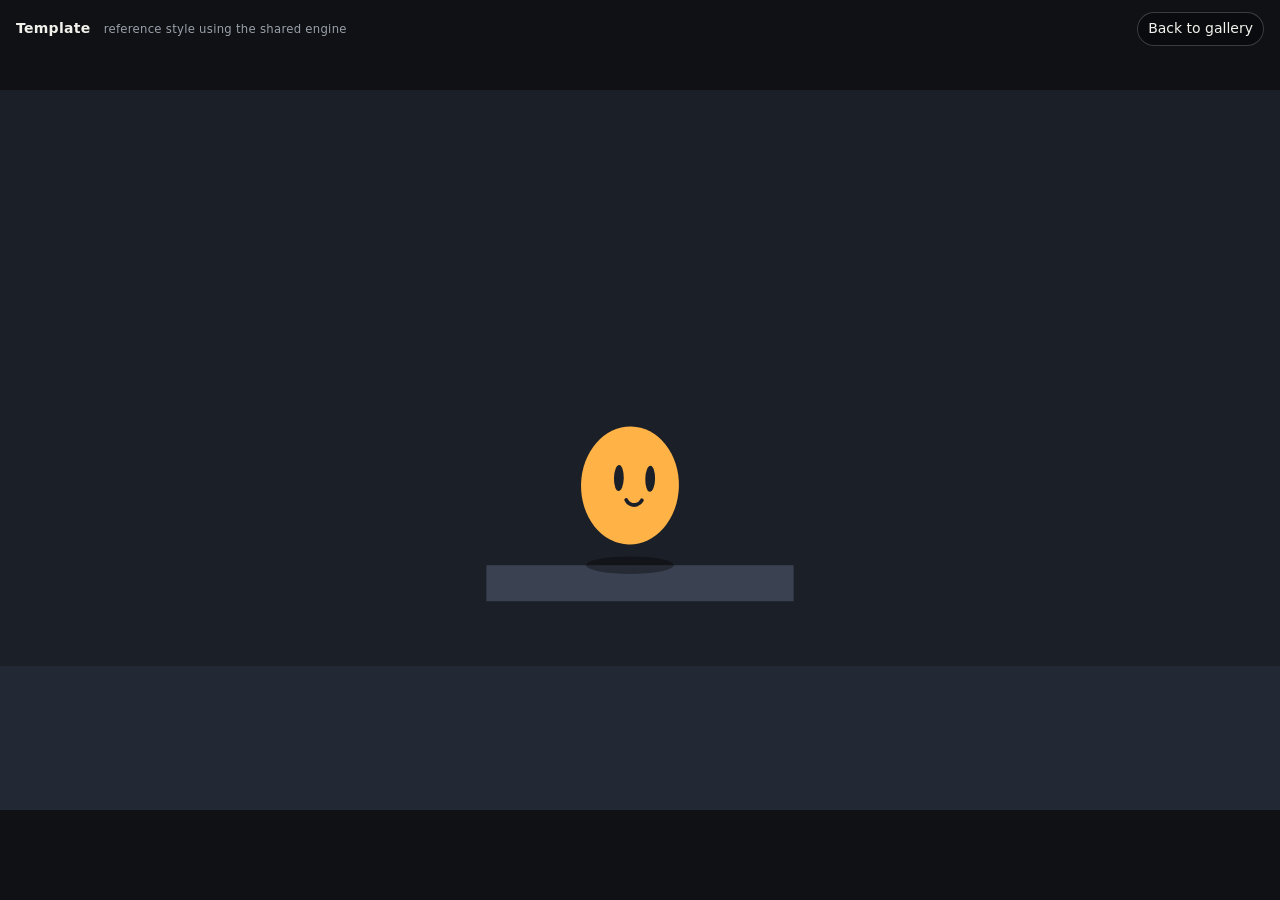
<file: skills/video-like-peter/styles/_engine/template.html>
<!doctype html>
<html lang="en">
<head>
<meta charset="utf-8">
<meta name="viewport" content="width=device-width, initial-scale=1">
<title>Style Template</title>
<link rel="icon" href="data:,">
<style>
  :root {
    --bg: #0f1115;
    --ink: #f2f1ec;
    --muted: #9aa0aa;
    --stage: #1b1f27;
  }
  * { box-sizing: border-box; }
  html, body { margin: 0; height: 100%; background: var(--bg); color: var(--ink);
    font: 14px/1.4 system-ui, -apple-system, "Segoe UI", sans-serif; }
  body { display: grid; place-items: center; overflow: hidden; }
  /* Full bleed 16:9, letterboxed to fit any viewport. */
  .stage { position: relative; width: min(100vw, calc(100vh * 16 / 9)); aspect-ratio: 16 / 9;
    background: var(--stage); }
  .stage canvas { position: absolute; inset: 0; width: 100%; height: 100%; display: block; }
  .bar { position: fixed; left: 16px; right: 16px; top: 12px; display: flex; justify-content: space-between;
    align-items: center; gap: 12px; pointer-events: none; z-index: 2; }
  .bar > * { pointer-events: auto; }
  .label { font-weight: 600; letter-spacing: 0.02em; }
  .label small { color: var(--muted); font-weight: 400; margin-left: 8px; }
  a { color: var(--ink); text-decoration: none; border: 1px solid #ffffff33; padding: 6px 10px; border-radius: 999px;
    background: #00000055; }
  a:hover { border-color: #ffffff88; }
</style>
</head>
<body>
  <div class="bar">
    <div class="label">Template <small>reference style using the shared engine</small></div>
    <a href="../index.html">Back to gallery</a>
  </div>
  <div class="stage" id="stage"></div>

<script type="module">
  // Path works both here (_engine/template.html) and in a copied style folder (styles/<name>/index.html).
  import { mount } from '../_engine/stage.js';
  import { DURATION, TITLE, LAYOUT, pose, toPx, titleState, letterReveal, face, ease, impactPulse }
    from '../_engine/scene.js';

  const INK = '#f2f1ec', ACCENT = '#ffb347', SHADOW = 'rgba(0,0,0,0.35)', PLAT = '#3a4150';

  function render(t, ctx) {
    const { g, w: W, h: H } = ctx;
    g.clearRect(0, 0, W, H);
    g.fillStyle = '#1b1f27';
    g.fillRect(0, 0, W, H);

    // Floor + platform
    g.fillStyle = '#232835';
    g.fillRect(0, LAYOUT.groundY * H, W, H);
    const P = LAYOUT.platform;
    const pw = P.w * W, ph = P.h * H;
    g.fillStyle = PLAT;
    g.fillRect(P.x * W - pw / 2, P.y * H, pw, ph);

    // Title: per letter rise + fade, timing from scene.js
    const ts = titleState(t);
    if (ts.visible) {
      const size = LAYOUT.titleSize * H;
      g.font = `700 ${size}px system-ui, sans-serif`;
      g.textBaseline = 'middle';
      const chars = [...TITLE];
      const widths = chars.map((c) => g.measureText(c).width);
      let x = W / 2 - widths.reduce((a, b) => a + b, 0) / 2;
      chars.forEach((c, i) => {
        const u = ease.outBack(letterReveal(t, i, chars.length));
        g.globalAlpha = Math.min(1, u) * (1 - ts.outP);
        g.fillStyle = INK;
        g.fillText(c, x, LAYOUT.titleY * H + (1 - u) * size * 0.6 - ts.outP * size * 0.3);
        x += widths[i];
      });
      g.globalAlpha = 1;
    }

    // Character
    const p = pose(t);
    if (!p.visible) return;
    const q = toPx(p, W, H);
    // contact shadow shrinks while airborne
    const sh = Math.max(0.25, 1 - p.air * 3);
    const floorY = p.onPlatform || (p.airborne && p.x > P.x - P.w / 2 && p.x < P.x + P.w / 2 && p.y <= P.y + 0.001)
      ? P.y * H : LAYOUT.groundY * H;
    g.fillStyle = SHADOW;
    g.beginPath();
    g.ellipse(q.x, floorY, q.r * 0.9 * sh, q.r * 0.18 * sh, 0, 0, Math.PI * 2);
    g.fill();

    g.save();
    g.translate(q.cx, q.cy);
    g.rotate(p.rot);
    g.fillStyle = ACCENT;
    g.beginPath();
    g.ellipse(0, 0, q.rx, q.ry, 0, 0, Math.PI * 2);
    g.fill();
    // face
    const f = face(t);
    const eyeH = q.ry * 0.22 * (1 - f.blink * 0.9);
    g.fillStyle = '#1b1f27';
    for (const dx of [-0.32, 0.32]) {
      g.beginPath();
      g.ellipse(q.rx * (dx + f.look * 0.15), -q.ry * (0.12 + f.lookUp * 0.15), q.rx * 0.1, eyeH, 0, 0, Math.PI * 2);
      g.fill();
    }
    g.strokeStyle = '#1b1f27';
    g.lineWidth = Math.max(1.5, q.r * 0.07);
    g.lineCap = 'round';
    g.beginPath();
    g.arc(q.rx * f.look * 0.15, q.ry * 0.18, q.rx * (0.18 + f.smile * 0.12), 0.15 * Math.PI, 0.85 * Math.PI);
    g.stroke();
    g.restore();

    // impact flash ring
    const pulse = impactPulse(t);
    if (pulse > 0) {
      g.strokeStyle = `rgba(255,179,71,${pulse * 0.6})`;
      g.lineWidth = 2;
      g.beginPath();
      g.ellipse(q.x, floorY, q.r * (2 - pulse), q.r * 0.3 * (2 - pulse), 0, 0, Math.PI * 2);
      g.stroke();
    }
  }

  const stage = mount({ container: document.getElementById('stage'), duration: DURATION, render });
  // Click toggles play/pause (handy when inspecting a style).
  document.getElementById('stage').addEventListener('click', () => stage.toggle());
</script>
</body>
</html>
</file>
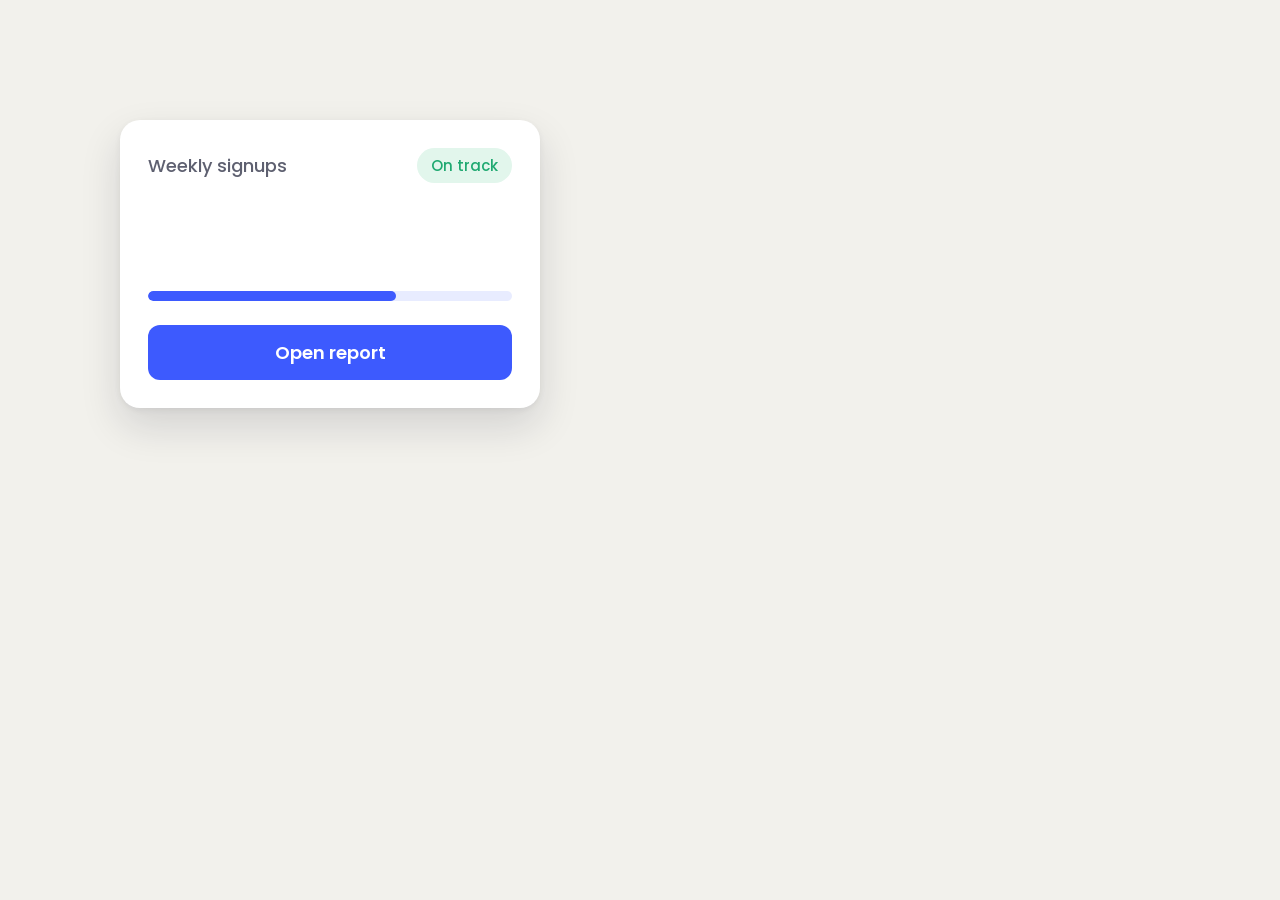
<file: skills/video-like-peter/template/ui/components.html>
<!doctype html>
<html>
<head>
<meta charset="utf-8">
<title>UI kit for the film</title>
<link rel="stylesheet" href="tokens.css">
<style>
  /* layout of the sheet only: components sit far enough apart that their capture margins do not overlap */
  body { margin: 0; padding: 120px; font-family: var(--font); color: var(--ink); background: var(--page); }
  .sheet { display: flex; flex-wrap: wrap; gap: 160px; align-items: flex-start; }

  /* ---- card-demo: a small task card with a status chip, a value slot and a button */
  .card-demo { width: 420px; box-sizing: border-box; padding: 28px; border-radius: var(--radius);
    background: var(--white); box-shadow: var(--shadow); }
  .card-demo .row { display: flex; align-items: center; justify-content: space-between; }
  .card-demo .label { font-size: 18px; font-weight: 500; color: var(--muted); }
  .card-demo .chip { font-size: 15px; font-weight: 500; padding: 6px 14px; border-radius: 999px;
    background: var(--success-soft); color: var(--success); }
  .card-demo .value { height: 72px; margin: 14px 0 22px; font-size: 56px; font-weight: 700; line-height: 72px; color: var(--ink); }
  .card-demo .bar { height: 10px; border-radius: 5px; background: var(--accent-soft); overflow: hidden; margin-bottom: 24px; }
  .card-demo .bar i { display: block; width: 68%; height: 100%; background: var(--accent); border-radius: 5px; }
  .card-demo button { font: 600 18px var(--font); color: var(--white); background: var(--accent); border: 0;
    border-radius: 12px; padding: 14px 22px; width: 100%; }
</style>
</head>
<!-- Every element with data-name is one component, captured on its own to film/assets/ui/<name>.png at 3x with
     transparency (tools/ui/capture.sh). Elements with data-anchor inside it become named points in
     film/assets/ui/manifest.json (component coordinates, CSS px, top left origin); data-slot marks an EMPTY text
     slot that the film fills (a counter, typed text), and its font is recorded so the film can match it.
     data-pad on a component sets its capture margin in CSS px (room for the CSS shadow).
     Rules: rebuild the screens you need as your own HTML and CSS in your design tokens. Never paste screenshots
     of a live site. Use a made up demo company and placeholder data; leave numbers that animate as empty slots. -->
<body>
<div class="sheet">

<div data-name="card-demo" data-pad="64" class="card-demo">
  <div class="row"><span class="label" data-anchor="label">Weekly signups</span><span class="chip" data-anchor="chip">On track</span></div>
  <div class="value" data-anchor="value" data-slot></div>
  <div class="bar" data-anchor="bar"><i></i></div>
  <button data-anchor="button">Open report</button>
</div>

</div>
</body>
</html>
</file>
<file: skills/video-like-peter/template/ui/tokens.css>
/* Design tokens of the product UI the film shows. Keep these equal to film/engine/theme.js (C) so captured
   components and film artwork match. Replace the values with your brand's tokens; keep the variable names or
   rename them in components.html too. Fonts load from the film's own folder. */
@font-face { font-family: 'Poppins'; font-weight: 400; src: url('../film/fonts/Poppins-Regular.ttf'); }
@font-face { font-family: 'Poppins'; font-weight: 500; src: url('../film/fonts/Poppins-Medium.ttf'); }
@font-face { font-family: 'Poppins'; font-weight: 600; src: url('../film/fonts/Poppins-SemiBold.ttf'); }
@font-face { font-family: 'Poppins'; font-weight: 700; src: url('../film/fonts/Poppins-Bold.ttf'); }
@font-face { font-family: 'Libre Baskerville'; font-style: italic; font-weight: 400 700; src: url('../film/fonts/LibreBaskerville-Italic-wght.ttf'); }

:root {
  --accent: #3D5AFE;
  --accent-soft: #E8ECFF;
  --ink: #16171C;
  --muted: #5E6070;
  --line: #D6D8E2;
  --white: #FFFFFF;
  --page: #F2F1EC;
  --success: #1FA971;
  --success-soft: #E2F6EC;
  --radius: 20px;
  --shadow: 0 18px 40px rgba(20, 22, 40, .14), 0 2px 6px rgba(20, 22, 40, .06);
  --font: 'Poppins', system-ui, sans-serif;
}
</file>
